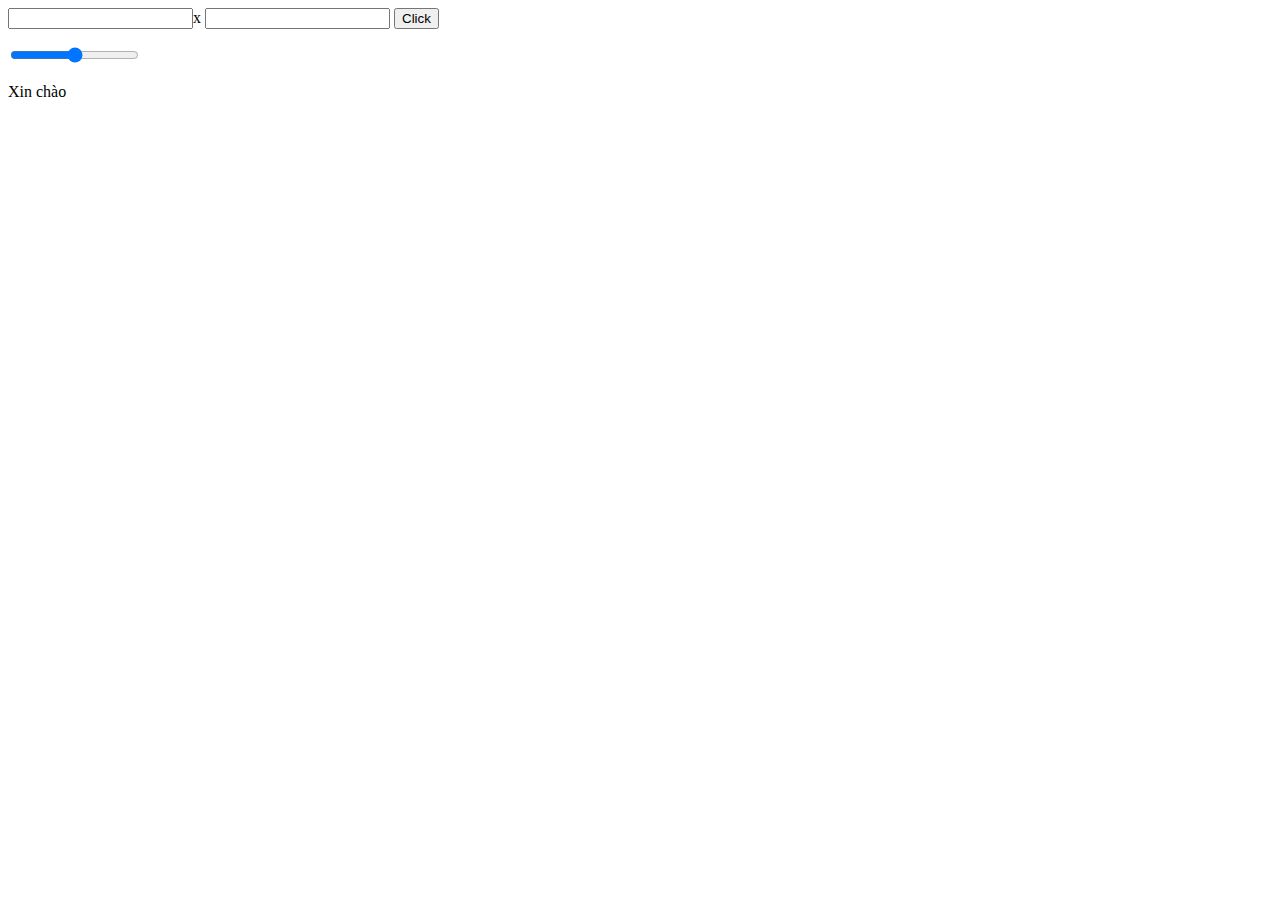
<file: demo/index.html>
<!DOCTYPE html>
<html lang="en">
<head>
    <meta charset="UTF-8">
    <meta name="viewport" content="width=device-width, initial-scale=1.0">
    <title>Document</title>
</head>
<body id="main">
    <input type="text" id="numberOne" value="">x
    <input type="text" id="numberTwo" value="">
    <button onclick="clickBtn()">Click</button>
    <p id="result"></p>
    <input type="range" id="resize" min="0" max="100" oninput="resize()">
    <p id="title"> Xin chào</p>
    
    <script src="JS/my.js"></script>
    
</body>
</html>
</file>
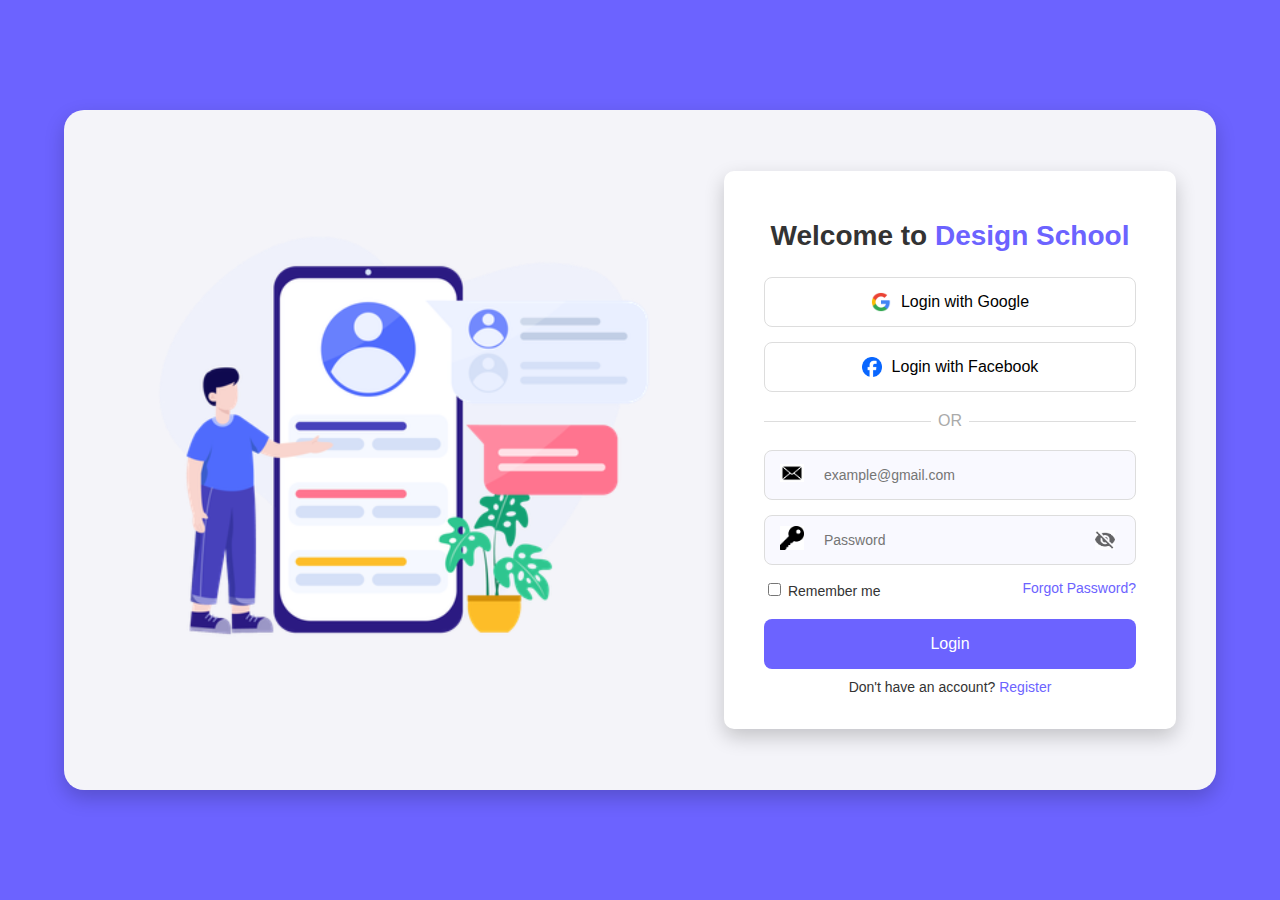
<file: demo/ACOUNT/login.html>
<!DOCTYPE html>
<html lang="en">
<head>
    <meta charset="UTF-8">
    <meta name="viewport" content="width=device-width, initial-scale=1.0">
    <title>Login Page</title>
    <link rel="stylesheet" href="../CSS/style.css">
</head>
<body>
    <div class="main-container">
        <div class="login-container">
            <div class="illustration">
                <img src="../IMG/illustration.webp" alt="Illustration">
            </div>
            <div class="login-form" >
                <h2>Welcome to <span>Design School</span></h2>
                <button type="button" class="social-login google">
                    <img src="../IMG/google-icon.png" alt="Google"> Login with Google
                </button>
                <button type="button" class="social-login facebook">
                    <img src="../IMG/facebook-icon.png" alt="Facebook"> Login with Facebook
                </button>
                <div class="divider">
                    <span>OR</span>
                </div>                
                <form>
                    <div class="form-group" id="email-container">
                        <label for="email">
                            <img src="../IMG/email-icon.png" alt="Email Icon">
                        </label>
                        <input type="text" oninput="validateEmail()" id="email" placeholder="example@gmail.com">
                    </div>
                    <span id="error-email"></span>
                    <div class="form-group" id="password-container">
                        <label for="password">
                            <img src="../IMG/password-icon.png" alt="Password Icon">
                        </label>
                        <input type="password" oninput="validatePassword()" id="password" placeholder="Password">
                        <button type="button" id="toggle-password" class="toggle-password">
                            <img src="../IMG/eyeclose-icon.png" alt="Show Password" id="eye-icon">
                        </button>
                    </div>
                    <span id="error-pwd"></span>                      
                    <div class="options">
                        <label><input type="checkbox"> Remember me</label>
                        <a href="#">Forgot Password?</a>
                    </div>
                    <button type="submit" class="btn-login">Login</button>
                    <p class="register">Don't have an account? <a href="#">Register</a></p>
                </form>
            </div>
        </div>
    </div>
    <script src="https://ajax.googleapis.com/ajax/libs/jquery/3.7.1/jquery.min.js"></script>
    <script src="../JS/login.js"></script>
</body>
</html>
</file>
<file: demo/CSS/style.css>
/* General styles */
body {
    margin: 0;
    padding: 0;
    font-family: 'Arial', sans-serif;
    background-color: #6c63ff;
    color: #333;
    display: flex;
    justify-content: center;
    align-items: center;
    height: 100vh;
}

.main-container {
    display: flex;
    width: 90%;
    max-width: 1200px;
    background-color: #f4f4f9;
    border-radius: 20px;
    overflow: hidden;
    box-shadow: 0 8px 20px rgba(0, 0, 0, 0.2);
}

.login-container {
    display: flex;
    flex-direction: row;
    padding: 40px;
    gap: 20px;
    align-items: center;
    justify-content: space-between;
    width: 100%;
}

.illustration img {
    width: 600px;
    height:600px;
    display: block;
    margin: auto;
}

/* Login Form */
.login-form {
    width: 40%;
    background-color: #FFFFFF;
    border-radius: 10px;
    padding: 20px 40px;
    box-shadow: 0 8px 20px rgba(0, 0, 0, 0.2);
}

.login-form h2 {
    text-align: center;
    font-size: 28px;
    margin-bottom: 20px;
    line-height: 1.5;
}

.login-form h2 span {
    color: #6c63ff;
    font-weight: bold;
}

.social-login {
    display: flex;
    align-items: center;
    justify-content: center;
    gap: 10px;
    background: #fff;
    border: 1px solid #ddd;
    height: 50px;
    border-radius: 8px;
    margin-bottom: 15px;
    font-size: 16px;
    cursor: pointer;
    width: 100%;
    padding: 0 15px;
    box-sizing: border-box;
}

.google img,
.facebook img {
    width: 20px;
    height: auto;
}

.divider {
    text-align: center;
    position: relative;
    margin: 20px 0;
}

.divider span {
    color: #aaa;
}

.divider:before,
.divider:after {
    content: '';
    position: absolute;
    top: 50%;
    width: 45%;
    height: 1px;
    background: #ddd;
}

.divider:before {
    left: 0;
}

.divider:after {
    right: 0;
}

.form-group {
    display: flex;
    align-items: center;
    background: #f9f9ff;
    border: 1px solid #ddd;
    border-radius: 8px;
    height: 50px;
    margin-bottom: 15px;
    padding: 0 15px;
    box-sizing: border-box;
}

.form-group label img {
    width: 24px;
    height: auto;
    margin-right: 10px;
}

.form-group input {
    flex: 1;
    border: none;
    background: transparent;
    outline: none;
    padding: 10px;
    font-size: 14px;
}

/* CSS cho nút toggle-password */
.toggle-password {
    background: none;
    border: none;
    cursor: pointer;
    padding: 0;
    margin: 0;
    right: 10px; /* Đẩy nút vào sát mép phải của input */
    top: 50%;
    display: flex;
    align-items: center;
    justify-content: center;
    width: 30px;
    height: 30px;
}

/* CSS cho biểu tượng con mắt bên trong nút */
.toggle-password img {
    width: 20px;
    height: 20px;
    object-fit: contain;
    opacity: 0.6;
    transition: opacity 0.2s ease;
}

.toggle-password img:hover {
    opacity: 1; /* Làm sáng biểu tượng khi người dùng di chuột qua */
}

.options {
    display: flex;
    justify-content: space-between;
    margin-bottom: 20px;
    font-size: 14px;
}

.options a {
    color: #6c63ff;
    text-decoration: none;
}

.btn-login {
    width: 100%;
    background: #6c63ff;
    color: white;
    border: none;
    border-radius: 8px;
    height: 50px;
    padding: 0;
    font-size: 16px;
    cursor: pointer;
    text-align: center;
}

.btn-login:hover {
    background: #5750d7;
}

.register {
    text-align: center;
    margin-top: 10px;
    font-size: 14px;
}

.register a {
    color: #6c63ff;
    text-decoration: none;
}

.register a:hover {
    text-decoration: underline;
}
</file>
